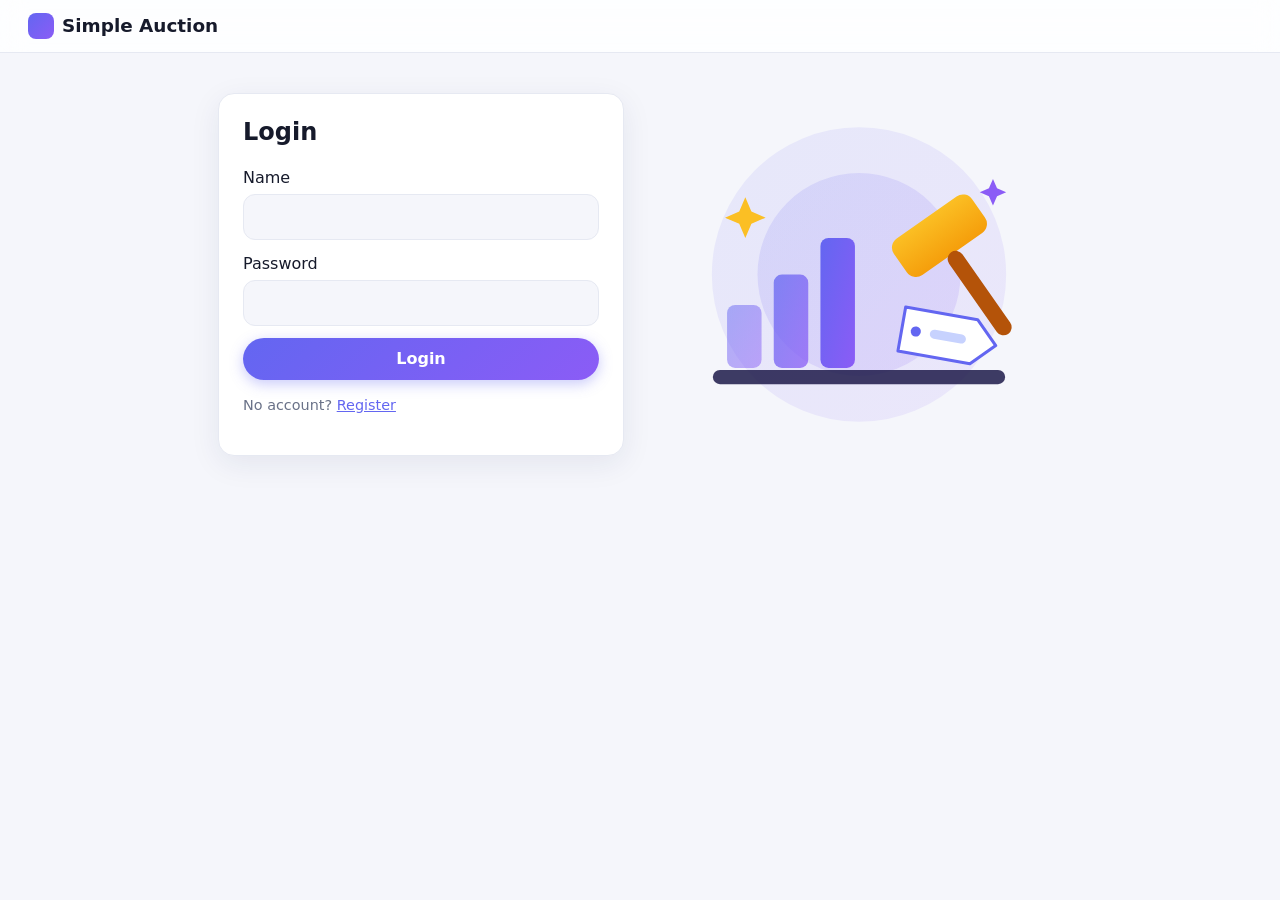
<file: auction_HTML/login.html>
<!DOCTYPE html>
<html lang="en">

<head>
    <meta charset="UTF-8">
    <meta name="viewport" content="width=device-width, initial-scale=1">
    <title>Login · Simple Auction</title>
    <link rel="stylesheet" href="css/style.css">
</head>

<body>
    <header><a class="brand" href="index.html">Simple Auction</a></header>
    <main class="auth">
        <div class="narrow">
            <h2>Login</h2>
            <div id="msg" class="msg" hidden></div>
            <form id="f">
                <label>Name <input name="name" required autocomplete="username"></label>
                <label>Password <input name="password" type="password" required autocomplete="current-password"></label>
                <button>Login</button>
            </form>
            <p class="muted">No account? <a href="register.html">Register</a></p>
        </div><img src="img/hero.svg" alt="">
    </main>
    <script src="js/api.js"></script>
    <script>
        document.getElementById("f").addEventListener("submit", async (e) => {
            e.preventDefault();
            const fd = new FormData(e.target);
            try {
                const data = await api("/auth/login", {
                    method: "POST",
                    form: { username: fd.get("name").trim(), password: fd.get("password") },
                });
                setToken(data.access_token);
                location.href = "index.html";
            } catch (err) { flash(err.message, true); }
        });
    </script>
</body>

</html>
</file>
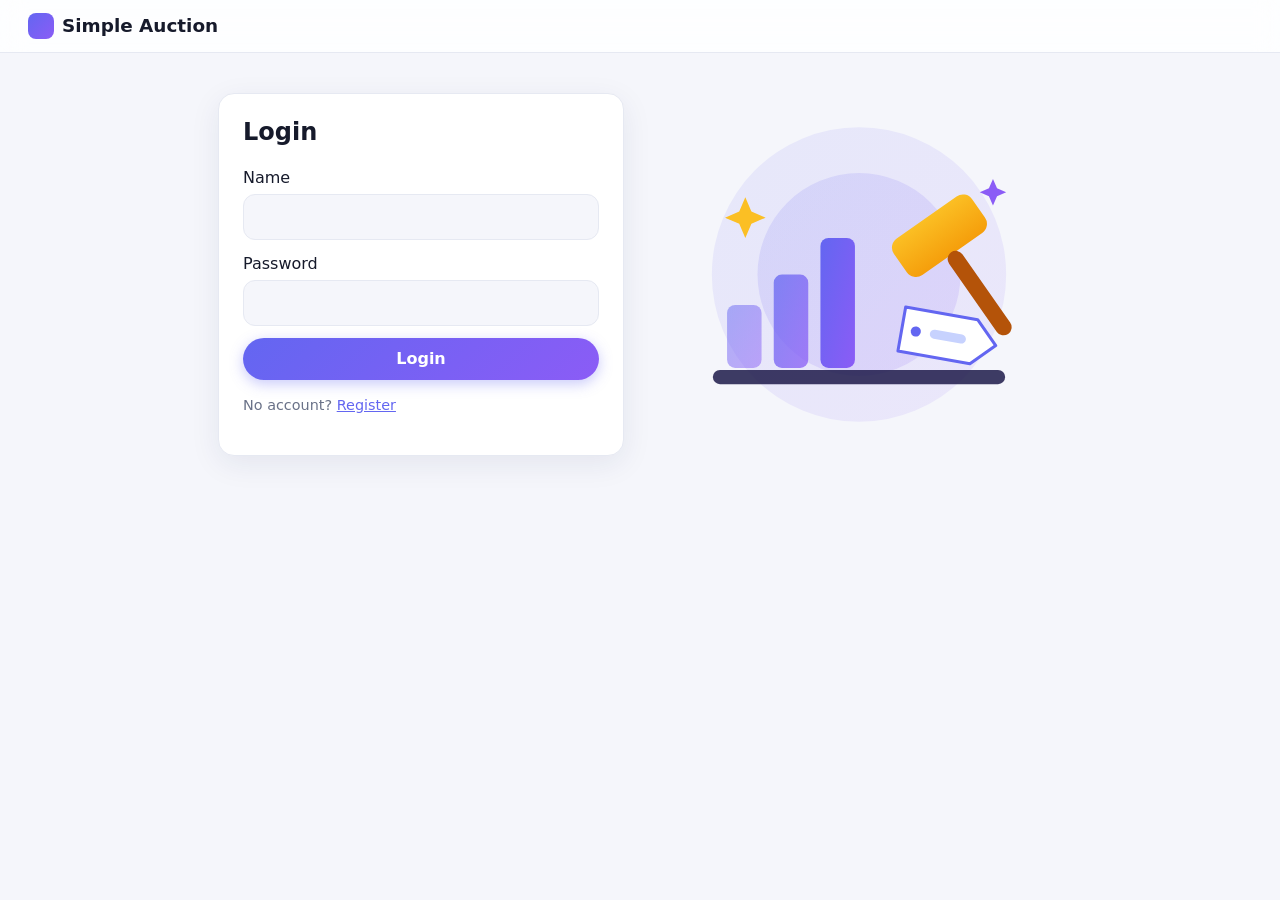
<file: auction_HTML/my-bids.html>
<!DOCTYPE html>
<html lang="en">

<head>
    <meta charset="UTF-8">
    <meta name="viewport" content="width=device-width, initial-scale=1">
    <title>My bids · Simple Auction</title>
    <link rel="stylesheet" href="css/style.css">
</head>

<body>
    <header><a class="brand" href="index.html">Simple Auction</a>
        <nav id="nav"></nav>
    </header>
    <main>
        <h2>My bids</h2>
        <div id="msg" class="msg" hidden></div>
        <div class="tablewrap">
            <table>
                <thead>
                    <tr>
                        <th>Product</th>
                        <th>Amount</th>
                        <th>Status</th>
                        <th>Time (UTC)</th>
                    </tr>
                </thead>
                <tbody id="rows"></tbody>
            </table>
        </div>
    </main>
    <script src="js/api.js"></script>
    <script>
        (async () => {
            const user = await currentUser();
            renderNav(user);
            if (!user) { location.href = "login.html"; return; }
            try {
                const bids = await api("/bids/me");
                document.getElementById("rows").innerHTML = bids.length
                    ? bids.map((b) => `<tr><td>${esc(b.product_title)}</td><td><b>${esc(b.amount)}</b></td>
          <td><span class="tag ${esc(b.status)}">${esc(b.status)}</span></td><td>${esc(b.created_at)}</td></tr>`).join("")
                    : `<tr><td colspan="4"><div class="empty"><img src="img/empty.svg" alt=""><p>No bids yet. <a href="index.html">Browse auctions</a></p></div></td></tr>`;
            } catch (e) { flash(e.message, true); }
        })();
    </script>
</body>

</html>
</file>
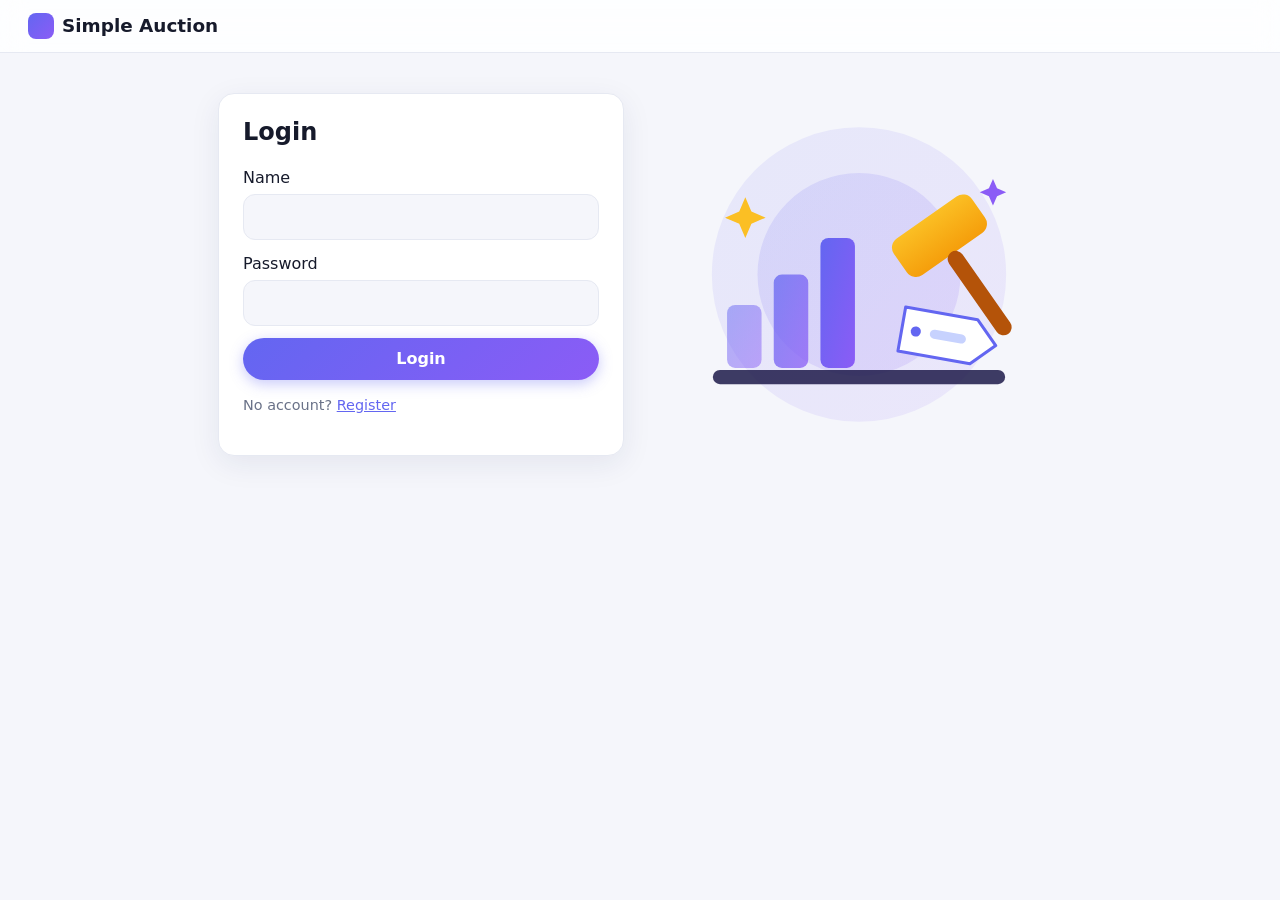
<file: auction_HTML/my-products.html>
<!DOCTYPE html>
<html lang="en">

<head>
    <meta charset="UTF-8">
    <meta name="viewport" content="width=device-width, initial-scale=1">
    <title>My products · Simple Auction</title>
    <link rel="stylesheet" href="css/style.css">
    <style>
        .panel {
            background: var(--card);
            border: 1px solid var(--line);
            border-radius: 12px;
            padding: 16px;
            margin-bottom: 16px;
        }

        .panel h3 {
            margin: 0 0 12px;
        }

        .row {
            display: grid;
            grid-template-columns: repeat(auto-fit, minmax(170px, 1fr));
            gap: 12px;
        }

        .panel label {
            display: flex;
            flex-direction: column;
            gap: 4px;
            font-size: .9rem;
        }

        .panel input,
        .panel select {
            padding: 8px;
            border: 1px solid var(--line);
            border-radius: 8px;
            font: inherit;
        }

        .row-actions {
            margin-top: 12px;
            display: flex;
            gap: 8px;
        }

        button.secondary {
            background: #e8ecf8;
            color: var(--primary) !important;
        }

        button.danger {
            background: #d64545;
        }

        .tablewrap {
            overflow-x: auto;
        }

        table {
            width: 100%;
            border-collapse: collapse;
            background: var(--card);
            border: 1px solid var(--line);
            border-radius: 12px;
        }

        th,
        td {
            text-align: left;
            padding: 10px 12px;
            border-bottom: 1px solid var(--line);
            vertical-align: top;
        }

        th {
            font-size: .85rem;
            color: var(--muted);
        }

        .acts {
            display: flex;
            gap: 6px;
        }

        .tag {
            padding: 2px 8px;
            border-radius: 999px;
            font-size: .8rem;
            background: #eceff6;
        }

        .tag.open {
            background: #e6f6ec;
            color: #17653a;
        }

        .tag.sold {
            background: #e8ecf8;
            color: #2f5bea;
        }

        .tag.closed,
        .tag.ended {
            background: #fdeaea;
            color: #9b1c1c;
        }
    </style>
</head>

<body>
    <header>
        <a class="brand" href="index.html">Simple Auction</a>
        <nav id="nav"></nav>
    </header>

    <main>
        <h2>My products</h2>
        <div id="msg" class="msg" hidden></div>

        <div id="content" hidden>
            <form id="pform" class="panel">
                <h3 id="ptitle">Add product</h3>
                <div class="row">
                    <label>Name <input name="name" required></label>
                    <label>Title <input name="title" required maxlength="255"></label>
                    <label>Start price <input name="start_price" type="number" step="0.01" min="0" required></label>
                    <label>Status
                        <select name="status">
                            <option value="draft">Draft (hidden)</option>
                            <option value="open">Open (needs end time)</option>
                        </select>
                    </label>
                    <label>End time (your local time) <input name="end_time" type="datetime-local"></label>
                </div>
                <div class="row-actions">
                    <button id="save">Add product</button>
                    <button type="button" id="cancel" class="secondary" hidden>Cancel edit</button>
                </div>
            </form>

            <form id="iform" class="panel">
                <h3>Import from CSV</h3>
                <p class="muted">Columns: name, title, start_price, status (optional), end_time (optional, e.g.
                    2026-12-30T18:00:00Z)</p>
                <input type="file" name="file" accept=".csv,.CSV" required>
                <button type="submit">Preview products</button>
                <div id="import-preview" class="tablewrap" style="margin-top:12px" hidden>
                    <table>
                        <thead>
                            <tr>
                                <th><input type="checkbox" id="import-select-all" title="Select all valid products"></th>
                                <th>Row</th>
                                <th>Name</th>
                                <th>Title</th>
                                <th>Start price</th>
                                <th>Status</th>
                                <th>Validation</th>
                            </tr>
                        </thead>
                        <tbody id="import-preview-rows"></tbody>
                    </table>
                    <div class="row-actions">
                        <button type="button" id="confirm-import">Import selected</button>
                        <button type="button" id="cancel-import" class="secondary">Cancel</button>
                    </div>
                </div>
            </form>

            <div class="tablewrap">
                <table>
                    <thead>
                        <tr>
                            <th>Product</th>
                            <th>Status</th>
                            <th>Start</th>
                            <th>Current</th>
                            <th>Bids</th>
                            <th>Ends</th>
                            <th></th>
                        </tr>
                    </thead>
                    <tbody id="rows"></tbody>
                </table>
            </div>
        </div>
    </main>

    <script src="js/api.js"></script>
    <script src="js/my-products.js"></script>
</body>

</html>
</file>
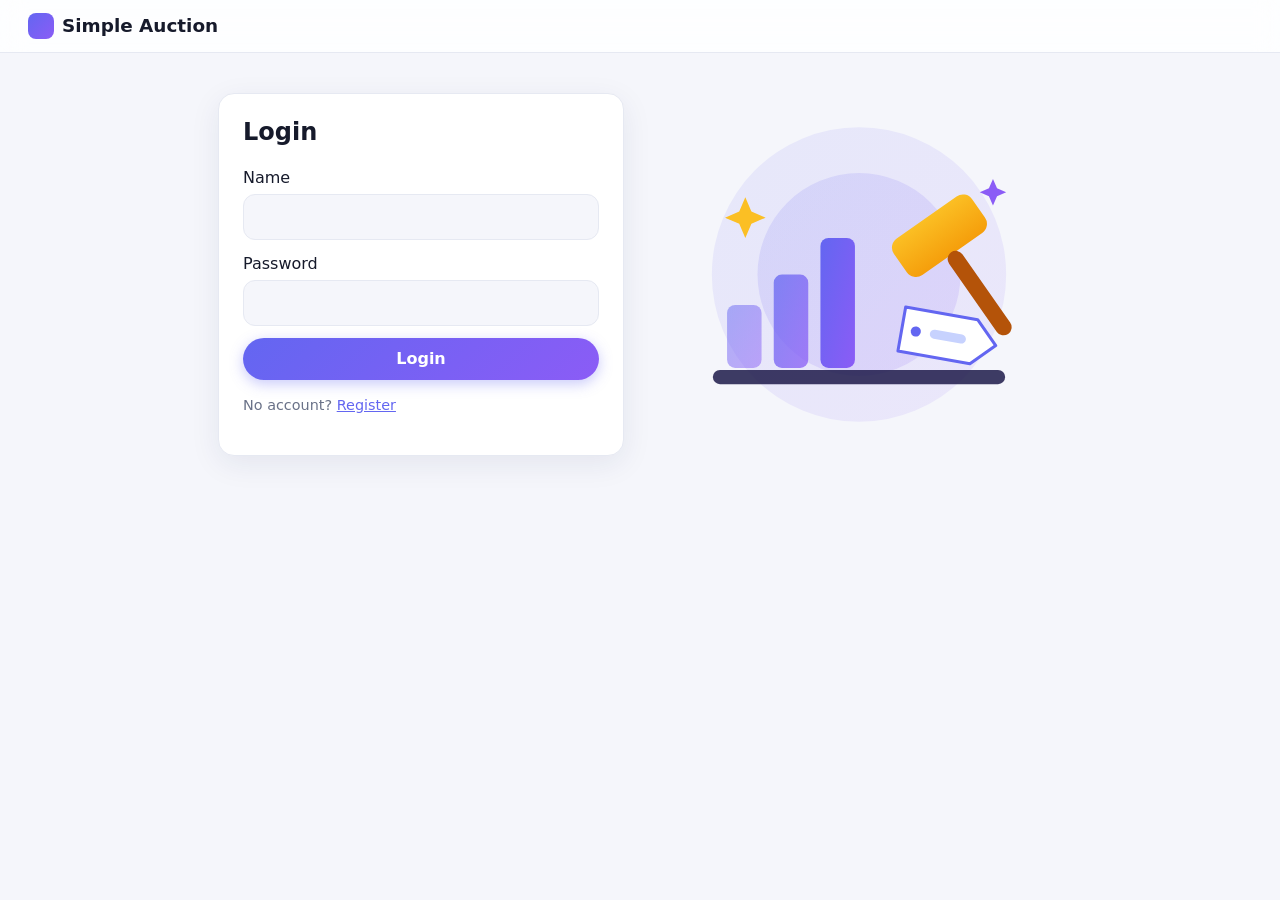
<file: auction_HTML/notifications.html>
<!DOCTYPE html>
<html lang="en">

<head>
    <meta charset="UTF-8">
    <meta name="viewport" content="width=device-width, initial-scale=1">
    <title>Notifications · Simple Auction</title>
    <link rel="stylesheet" href="css/style.css">
</head>

<body>
    <header><a class="brand" href="index.html">Simple Auction</a>
        <nav id="nav"></nav>
    </header>
    <main>
        <h2>Notifications</h2>
        <div id="msg" class="msg" hidden></div>
        <div id="list"></div>
    </main>
    <script src="js/api.js"></script>
    <script>
        const list = document.getElementById("list");
        async function load() {
            try {
                const items = await api("/notifications/");
                list.innerHTML = items.length ? items.map((n) => `<div class="note ${n.is_read ? "" : "unread"}">
        <div>${n.is_read ? esc(n.message) : "<b>" + esc(n.message) + "</b>"}<div class="muted">${esc(n.created_at)} UTC</div></div>
        ${n.is_read ? "" : `<button class="secondary" data-read="${n.id}">Mark read</button>`}</div>`).join("")
                    : `<div class="empty"><img src="img/bell.svg" alt=""><p>You're all caught up.</p></div>`;
            } catch (e) { flash(e.message, true); }
        }
        list.addEventListener("click", async (e) => {
            const b = e.target.closest("[data-read]");
            if (!b) return;
            try { await api(`/notifications/${b.dataset.read}/read`, { method: "PUT" }); load(); }
            catch (err) { flash(err.message, true); }
        });
        (async () => {
            const user = await currentUser();
            renderNav(user);
            if (!user) { location.href = "login.html"; return; }
            load();
        })();
    </script>
</body>

</html>
</file>
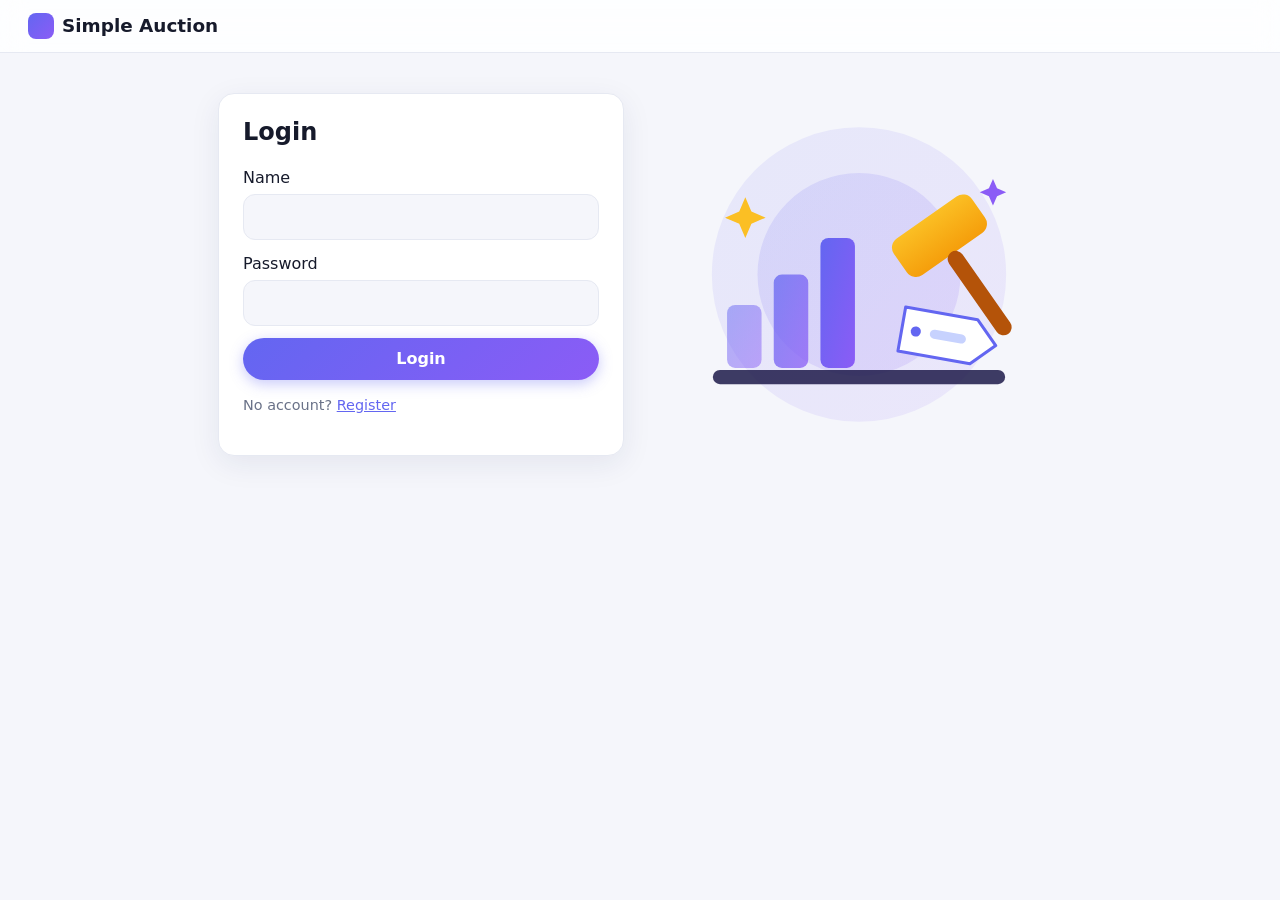
<file: auction_HTML/product-bids.html>
<!DOCTYPE html>
<html lang="en">

<head>
    <meta charset="UTF-8">
    <meta name="viewport" content="width=device-width, initial-scale=1">
    <title>Bids · Simple Auction</title>
    <link rel="stylesheet" href="css/style.css">
</head>

<body>
    <header><a class="brand" href="index.html">Simple Auction</a>
        <nav id="nav"></nav>
    </header>
    <main>
        <h2 id="h">Bids</h2>
        <p><a href="my-products.html">← My products</a></p>
        <div id="msg" class="msg" hidden></div>
        <div class="tablewrap">
            <table>
                <thead>
                    <tr>
                        <th>Bidder</th>
                        <th>Amount</th>
                        <th>Status</th>
                        <th>Time (UTC)</th>
                        <th></th>
                    </tr>
                </thead>
                <tbody id="rows"></tbody>
            </table>
        </div>
    </main>
    <script src="js/api.js"></script>
    <script>
        const id = new URLSearchParams(location.search).get("id");
        const rows = document.getElementById("rows");
        function row(b, top) {
            const act = top && b.status === "pending" ? `<button data-accept="${b.id}">Accept</button>` : "";
            return `<tr><td>${esc(b.bidder_name)}</td><td><b>${esc(b.amount)}</b></td>
    <td><span class="tag ${esc(b.status)}">${esc(b.status)}</span></td>
    <td>${esc(b.created_at)}</td><td class="acts">${act}</td></tr>`;
        }
        async function load() {
            try {
                const bids = await api(`/products/${id}/bids`);
                if (bids.length) document.getElementById("h").textContent = "Bids for “" + bids[0].product_title + "”";
                rows.innerHTML = bids.length ? bids.map((b, i) => row(b, i === 0)).join("")
                    : `<tr><td colspan="5"><div class="empty"><img src="img/empty.svg" alt=""><p>No bids yet.</p></div></td></tr>`;
            } catch (e) { flash(e.message, true); }
        }
        rows.addEventListener("click", async (e) => {
            const b = e.target.closest("[data-accept]");
            if (!b || !confirm("Accept this bid? The product will be marked as sold.")) return;
            try {
                await api(`/bids/${b.dataset.accept}/accept`, { method: "POST" });
                flash("Bid accepted. The winner was notified.", false);
                load();
            } catch (err) { flash(err.message, true); }
        });
        (async () => {
            const user = await currentUser();
            renderNav(user);
            if (!user) { location.href = "login.html"; return; }
            if (!id) { flash("Missing product id.", true); return; }
            load();
        })();
    </script>
</body>

</html>
</file>
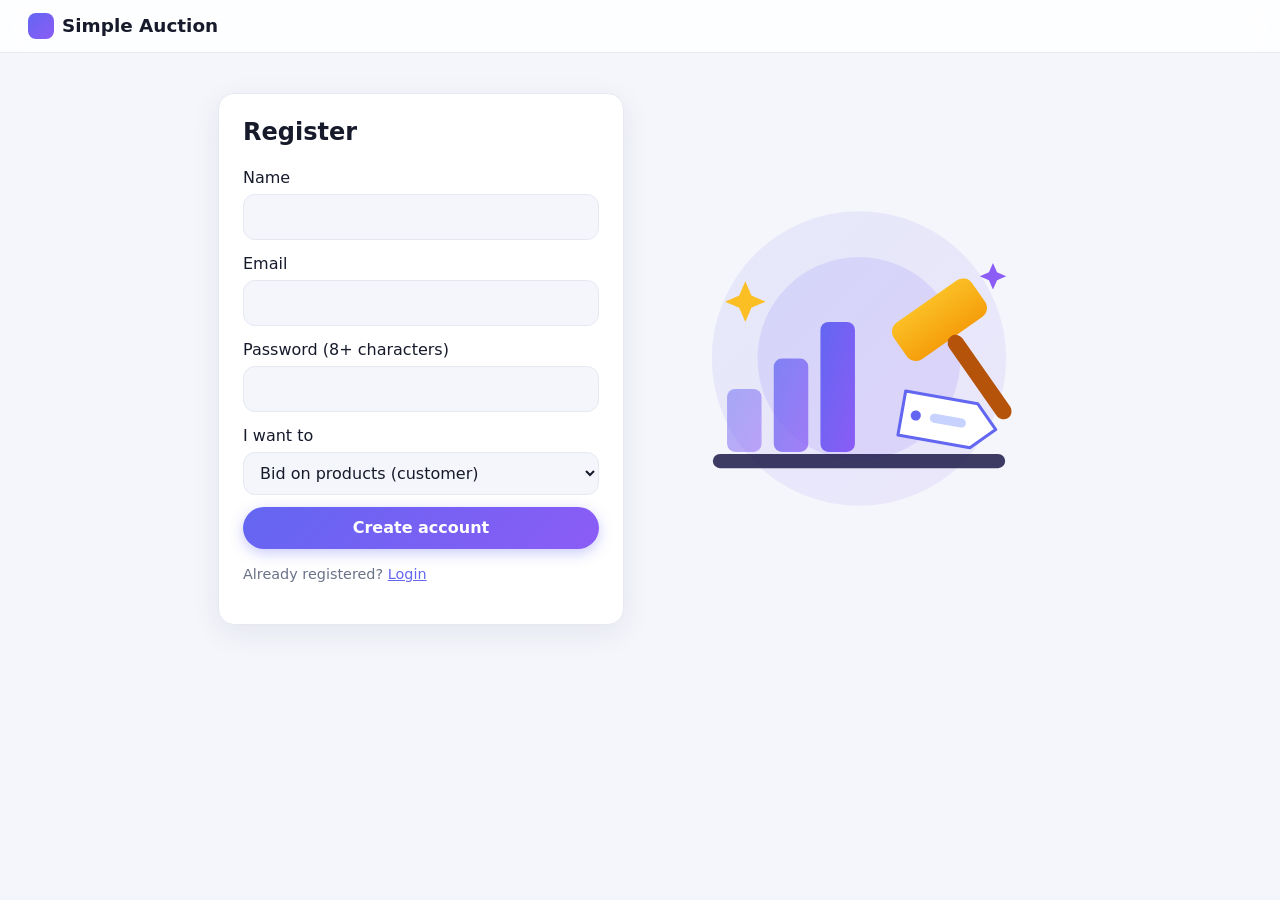
<file: auction_HTML/register.html>
<!DOCTYPE html>
<html lang="en">

<head>
    <meta charset="UTF-8">
    <meta name="viewport" content="width=device-width, initial-scale=1">
    <title>Register · Simple Auction</title>
    <link rel="stylesheet" href="css/style.css">
</head>

<body>
    <header><a class="brand" href="index.html">Simple Auction</a></header>
    <main class="auth">
        <div class="narrow">
            <h2>Register</h2>
            <div id="msg" class="msg" hidden></div>
            <form id="f">
                <label>Name <input name="name" required minlength="2" maxlength="100" autocomplete="username"></label>
                <label>Email <input name="email" type="email" required autocomplete="email"></label>
                <label>Password (8+ characters) <input name="password" type="password" required minlength="8"
                        maxlength="50" autocomplete="new-password"></label>
                <label>I want to
                    <select name="role">
                        <option value="customer">Bid on products (customer)</option>
                        <option value="owner">Sell products (owner)</option>
                    </select>
                </label>
                <button>Create account</button>
            </form>
            <p class="muted">Already registered? <a href="login.html">Login</a></p>
        </div><img src="img/hero.svg" alt="">
    </main>
    <script src="js/api.js"></script>
    <script>
        document.getElementById("f").addEventListener("submit", async (e) => {
            e.preventDefault();
            const fd = new FormData(e.target);
            try {
                await api("/user/", {
                    method: "POST",
                    body: {
                        name: fd.get("name").trim(),
                        email: fd.get("email").trim(),
                        password: fd.get("password"),
                        role: fd.get("role"),
                    },
                });
                location.href = "login.html";
            } catch (err) { flash(err.message, true); }
        });
    </script>
</body>

</html>
</file>
<file: auction_HTML/css/style.css>
:root {
    --bg: #f5f6fb;
    --card: #fff;
    --text: #161a2b;
    --muted: #6a7288;
    --line: #e6e9f2;
    --p1: #6366f1;
    --p2: #8b5cf6;
    --ok: #16a34a;
    --bad: #dc2626;
    --r: 16px;
    --sh: 0 8px 30px rgba(30, 41, 90, .08)
}

@media(prefers-color-scheme:dark) {
    :root {
        --bg: #0e1020;
        --card: #171a2e;
        --text: #eef0fb;
        --muted: #9aa1bd;
        --line: #262a45;
        --sh: 0 8px 30px rgba(0, 0, 0, .4)
    }
}

* {
    box-sizing: border-box
}

[hidden] {
    display: none !important
}

body {
    margin: 0;
    font: 16px/1.5 Inter, system-ui, -apple-system, "Segoe UI", Arial, sans-serif;
    background: var(--bg);
    color: var(--text)
}

a {
    color: var(--p1)
}

h1,
h2,
h3 {
    line-height: 1.2
}

header {
    position: sticky;
    top: 0;
    z-index: 10;
    display: flex;
    justify-content: space-between;
    align-items: center;
    gap: 12px;
    padding: 12px 28px;
    background: color-mix(in srgb, var(--card) 82%, transparent);
    backdrop-filter: blur(12px);
    border-bottom: 1px solid var(--line)
}

.brand {
    display: flex;
    align-items: center;
    gap: 8px;
    font-weight: 800;
    font-size: 1.15rem;
    color: var(--text);
    text-decoration: none
}

.brand::before {
    content: "";
    width: 26px;
    height: 26px;
    border-radius: 8px;
    background: linear-gradient(135deg, var(--p1), var(--p2))
}

nav {
    display: flex;
    gap: 4px;
    align-items: center;
    flex-wrap: wrap
}

nav a {
    padding: 6px 12px;
    border-radius: 999px;
    text-decoration: none;
    color: var(--text);
    font-weight: 500
}

nav a:hover {
    background: var(--line)
}

nav a.btn {
    color: #fff
}

.who {
    color: var(--muted);
    font-size: .9rem;
    padding: 0 8px
}

.btn,
button {
    display: inline-block;
    background: linear-gradient(135deg, var(--p1), var(--p2));
    color: #fff !important;
    border: 0;
    border-radius: 999px;
    padding: 9px 18px;
    font: inherit;
    font-weight: 600;
    cursor: pointer;
    text-decoration: none;
    box-shadow: 0 4px 14px rgba(99, 102, 241, .35);
    transition: transform .15s
}

.btn:hover,
button:hover {
    transform: translateY(-1px)
}

.btn.small {
    padding: 6px 12px;
    font-size: .85rem
}

button.secondary {
    background: var(--line);
    color: var(--text) !important;
    box-shadow: none
}

button.danger {
    background: var(--bad);
    box-shadow: none
}

.hero {
    max-width: 1040px;
    margin: 40px auto 8px;
    padding: 0 28px;
    display: grid;
    grid-template-columns: 1.1fr .9fr;
    gap: 28px;
    align-items: center
}

.hero h1 {
    font-size: 2.6rem;
    margin: 0 0 12px;
    background: linear-gradient(135deg, var(--p1), var(--p2));
    -webkit-background-clip: text;
    background-clip: text;
    color: transparent
}

.hero p {
    color: var(--muted);
    font-size: 1.05rem;
    margin: 0 0 20px
}

.hero img {
    width: 100%;
    max-width: 440px;
    justify-self: center
}

.steps {
    max-width: 1040px;
    margin: 24px auto;
    padding: 0 28px;
    list-style: none;
    display: grid;
    grid-template-columns: repeat(auto-fit, minmax(230px, 1fr));
    gap: 14px
}

.steps li {
    background: var(--card);
    border: 1px solid var(--line);
    border-radius: var(--r);
    padding: 16px;
    color: var(--muted);
    box-shadow: var(--sh)
}

.steps b {
    display: block;
    color: var(--text);
    margin-bottom: 4px
}

main {
    max-width: 1040px;
    margin: 24px auto;
    padding: 0 28px
}

.grid {
    display: grid;
    grid-template-columns: repeat(auto-fill, minmax(270px, 1fr));
    gap: 18px
}

.card {
    background: var(--card);
    border: 1px solid var(--line);
    border-radius: var(--r);
    padding: 16px;
    display: flex;
    flex-direction: column;
    gap: 6px;
    box-shadow: var(--sh);
    transition: transform .2s
}

.card:hover {
    transform: translateY(-3px)
}

.card h3 {
    margin: 0
}

.thumb {
    height: 84px;
    border-radius: 12px;
    margin-bottom: 6px;
    display: grid;
    place-items: center;
    font-size: 2.2rem;
    font-weight: 800;
    color: #fff;
    background: linear-gradient(135deg, var(--p1), var(--p2))
}

.price {
    font-size: 1.5rem;
    font-weight: 800
}

.muted {
    color: var(--muted);
    font-size: .9rem
}

.timer {
    font-variant-numeric: tabular-nums
}

form.bid {
    display: flex;
    gap: 8px;
    margin-top: 8px
}

form.bid input,
.narrow input,
.narrow select {
    flex: 1;
    width: 100%;
    padding: 10px 12px;
    border: 1px solid var(--line);
    border-radius: 12px;
    font: inherit;
    background: var(--bg);
    color: var(--text)
}

.auth {
    max-width: 900px;
    margin: 40px auto;
    padding: 0 28px;
    display: grid;
    grid-template-columns: 1fr 1fr;
    gap: 32px;
    align-items: center
}

.narrow {
    background: var(--card);
    border: 1px solid var(--line);
    border-radius: var(--r);
    padding: 24px;
    box-shadow: var(--sh)
}

.narrow h2 {
    margin-top: 0
}

.narrow form {
    display: flex;
    flex-direction: column;
    gap: 12px
}

.narrow label {
    display: flex;
    flex-direction: column;
    gap: 4px
}

.msg {
    padding: 10px 14px;
    border-radius: 12px;
    margin-bottom: 14px
}

.msg.ok {
    background: #e6f6ec;
    color: #17653a
}

.msg.error {
    background: #fdeaea;
    color: #9b1c1c
}

.empty {
    grid-column: 1/-1;
    text-align: center;
    padding: 24px;
    color: var(--muted)
}

.empty img {
    width: 170px;
    max-width: 60%
}

.tablewrap {
    overflow-x: auto;
    border-radius: var(--r);
    box-shadow: var(--sh);
    border: 1px solid var(--line);
    background: var(--card)
}

table {
    width: 100%;
    border-collapse: collapse
}

th,
td {
    text-align: left;
    padding: 12px 14px;
    border-bottom: 1px solid var(--line);
    vertical-align: top
}

th {
    font-size: .8rem;
    text-transform: uppercase;
    letter-spacing: .04em;
    color: var(--muted)
}

tr:last-child td {
    border-bottom: 0
}

.acts {
    display: flex;
    gap: 6px;
    flex-wrap: wrap
}

.tag {
    padding: 2px 10px;
    border-radius: 999px;
    font-size: .8rem;
    font-weight: 600;
    background: var(--line)
}

.tag.open,
.tag.accepted {
    background: #dcfce7;
    color: #166534
}

.tag.sold {
    background: #e0e7ff;
    color: #3730a3
}

.tag.closed,
.tag.ended,
.tag.rejected {
    background: #fee2e2;
    color: #991b1b
}

.tag.pending {
    background: #fef3c7;
    color: #92400e
}

.note {
    display: flex;
    justify-content: space-between;
    align-items: center;
    gap: 12px;
    background: var(--card);
    border: 1px solid var(--line);
    border-left: 4px solid var(--line);
    border-radius: 12px;
    padding: 12px 16px;
    margin-bottom: 10px
}

.note.unread {
    border-left-color: var(--p1)
}

.note.unread b {
    color: var(--p1)
}

footer {
    text-align: center;
    color: var(--muted);
    font-size: .85rem;
    padding: 28px
}

@media(max-width:760px) {

    .hero,
    .auth {
        grid-template-columns: 1fr
    }

    .auth>img {
        display: none
    }

    .hero h1 {
        font-size: 2rem
    }

    header {
        padding: 10px 16px
    }
}

/* products as a vertical list (logged-in view) */
.card .info,
.card .side {
    display: contents
}

.grid.list {
    grid-template-columns: 1fr
}

.list .card {
    flex-direction: row;
    align-items: center;
    gap: 18px
}

.list .thumb {
    width: 64px;
    height: 64px;
    flex: none;
    font-size: 1.6rem;
    margin: 0
}

.list .info {
    display: block;
    flex: 1
}

.list .side {
    display: flex;
    flex-direction: column;
    align-items: flex-end;
    gap: 6px
}

.list form.bid {
    min-width: 230px;
    margin-top: 0
}

@media(max-width:640px) {
    .list .card {
        flex-wrap: wrap
    }

    .list .side {
        align-items: flex-start;
        width: 100%
    }
}

.searchbar {
    display: flex;
    align-items: center;
    gap: 12px;
    margin-bottom: 16px
}

.searchbar input {
    flex: 1;
    padding: 11px 16px;
    border: 1px solid var(--line);
    border-radius: 999px;
    font: inherit;
    background: var(--card);
    color: var(--text);
    box-shadow: var(--sh)
}

.searchbar input:focus {
    outline: 2px solid var(--p1);
    outline-offset: 1px
}

.notif-wrap {
    position: relative;
    display: inline-block;
}

#bell {
    cursor: pointer;
}

#bell-count {
    background: #d33;
    color: #fff;
    border-radius: 10px;
    padding: 0 6px;
    font-size: 12px;
}

#notif-list {
    position: absolute;
    right: 0;
    top: 130%;
    width: 280px;
    max-height: 300px;
    overflow-y: auto;
    background: #fff;
    color: #222;
    border: 1px solid #ddd;
    border-radius: 8px;
    z-index: 10;
}

#notif-list[hidden] {
    display: none;
}

.notif {
    padding: 10px;
    border-bottom: 1px solid #eee;
    cursor: pointer;
    font-size: 14px;
}

.notif.unread {
    background: #eef5ff;
    font-weight: 600;
}
</file>
